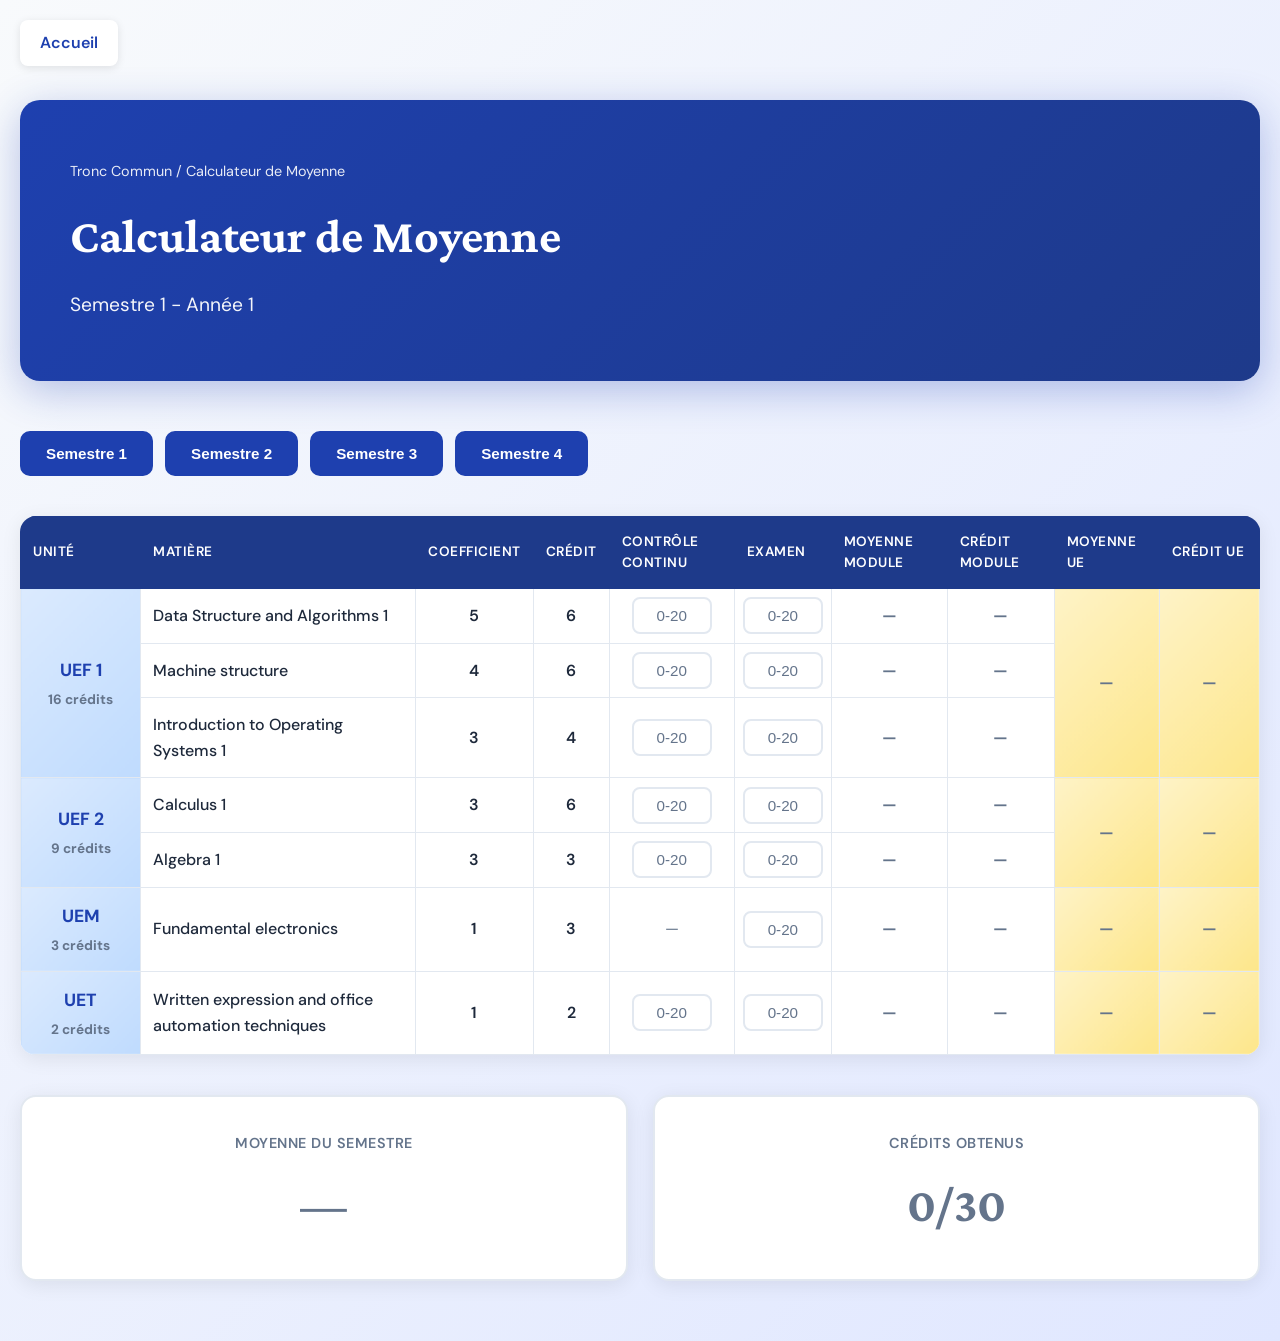
<file: index.html>
<!DOCTYPE html>
<html lang="fr">
<head>
    <meta charset="UTF-8">
    <meta name="viewport" content="width=device-width, initial-scale=1.0">
    <title>Calculateur de Moyenne - Tronc Commun Informatique</title>
    <link rel="stylesheet" href="/src/styles.css">
</head>
<body>
    <!-- Back Button -->
    <a href="#" onclick="location.reload()" class="back-button">
        Accueil
    </a>

    <!-- Main Container -->
    <div class="container">
        <!-- Hero Section -->
        <div class="hero">
            <div class="hero-content">
                <div class="breadcrumb">
                    <a href="#">Tronc Commun</a> / Calculateur de Moyenne
                </div>
                <h1 class="hero-title">Calculateur de Moyenne</h1>
                <p class="hero-subtitle">Tronc Commun Ingénieur - Informatique</p>
            </div>
        </div>

        <!-- Semester Selector -->
        <div class="semester-selector">
            <button class="semester-btn active" data-semester="semester1">
                Semestre 1
            </button>
            <button class="semester-btn active" data-semester="semester2">
                Semestre 2
            </button>
            <button class="semester-btn active" data-semester="semester3">
                Semestre 3
            </button>
            <button class="semester-btn active" data-semester="semester4">
                Semestre 4
            </button>
        </div>

        <!-- Message Area -->
        <div id="message"></div>

        <!-- Calculator Table -->
        <div class="table-card">
            <table id="calculator-table" class="calculator-table">
            </table>
        </div>

        <!-- Results Summary -->
        <div class="results-summary">
            <div class="result-box">
                <span class="result-label">Moyenne du Semestre</span>
                <span id="semester-avg-value" class="result-value na">—</span>
            </div>
            <div class="result-box">
                <span class="result-label">Crédits Obtenus</span>
                <span id="semester-credit-value" class="result-value na">—</span>
            </div>
        </div>
    </div>

    <script src="/src/calculator.js"></script>
</body>
</html>
</file>
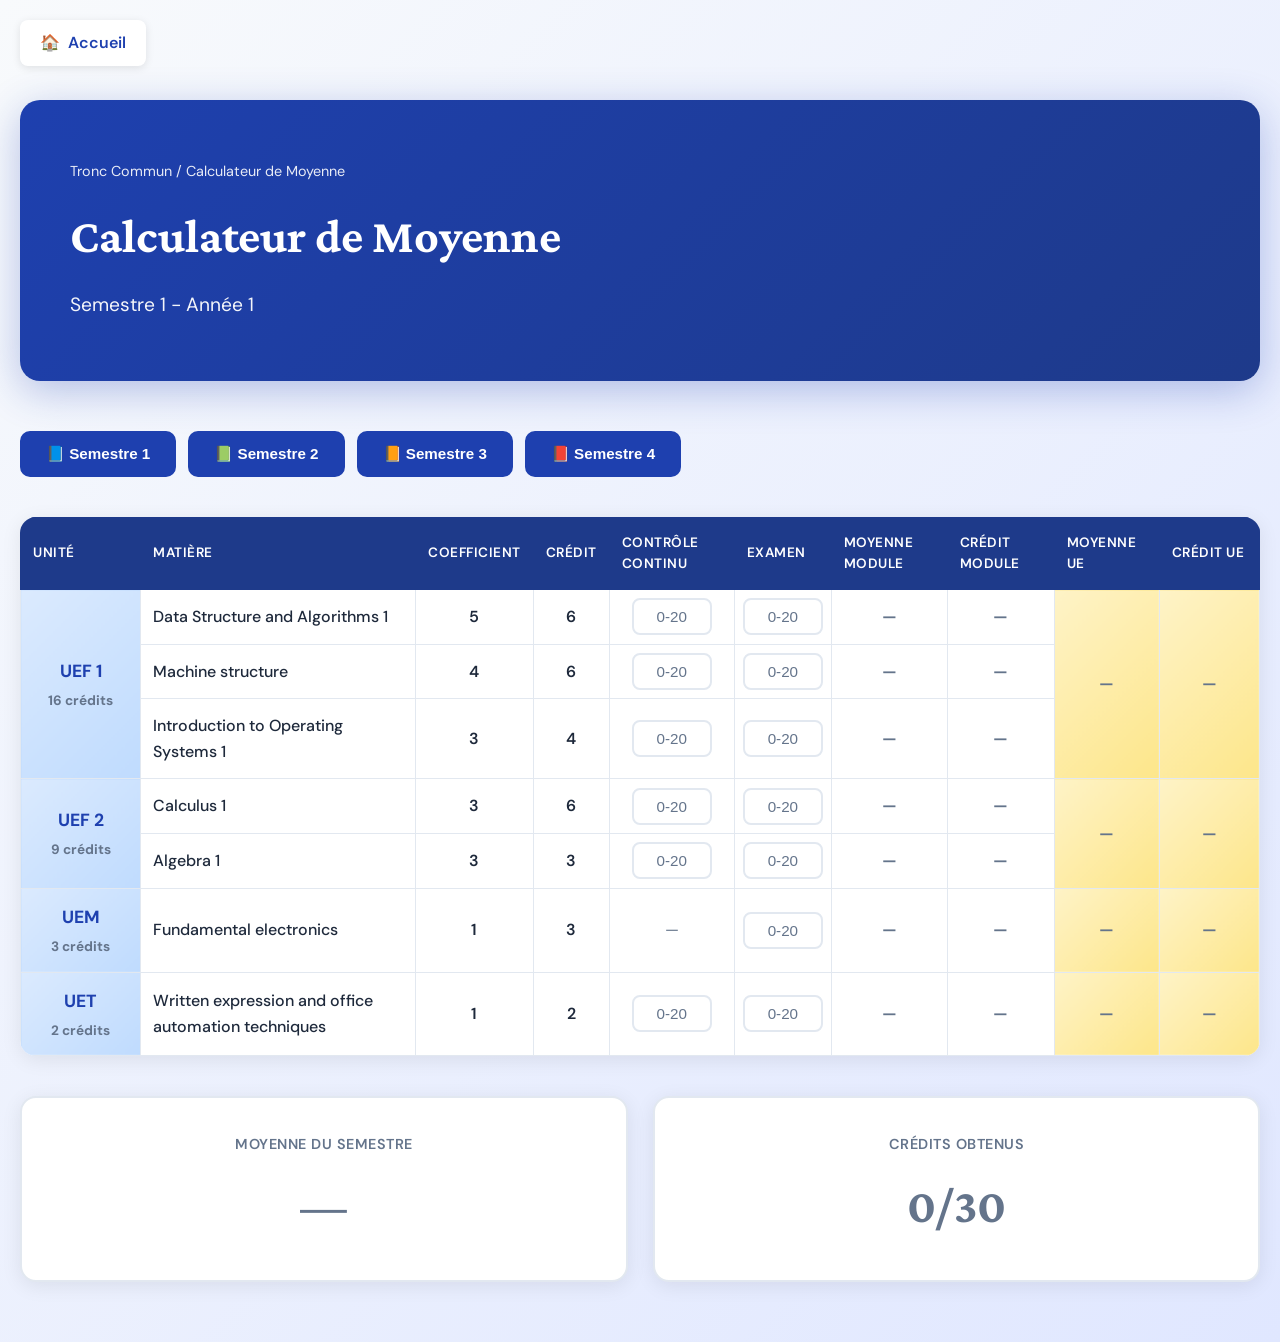
<file: templates/index.html>
<!DOCTYPE html>
<html lang="fr">
<head>
    <meta charset="UTF-8">
    <meta name="viewport" content="width=device-width, initial-scale=1.0">
    <title>Calculateur de Moyenne - Tronc Commun Informatique</title>
    <link rel="stylesheet" href="/src/styles.css">
</head>
<body>
    <!-- Back Button -->
    <a href="#" onclick="location.reload()" class="back-button">
        <span>🏠</span> Accueil
    </a>

    <!-- Main Container -->
    <div class="container">
        <!-- Hero Section -->
        <div class="hero">
            <div class="hero-content">
                <div class="breadcrumb">
                    <a href="#">Tronc Commun</a> / Calculateur de Moyenne
                </div>
                <h1 class="hero-title">Calculateur de Moyenne</h1>
                <p class="hero-subtitle">Tronc Commun Ingénieur - Informatique</p>
            </div>
        </div>

        <!-- Semester Selector -->
        <div class="semester-selector">
            <button class="semester-btn active" data-semester="semester1">
                📘 Semestre 1
            </button>
            <button class="semester-btn active" data-semester="semester2">
                📗 Semestre 2
            </button>
            <button class="semester-btn active" data-semester="semester3">
                📙 Semestre 3
            </button>
            <button class="semester-btn active" data-semester="semester4">
                📕 Semestre 4
            </button>
        </div>

        <!-- Message Area -->
        <div id="message"></div>

        <!-- Calculator Table -->
        <div class="table-card">
            <table id="calculator-table" class="calculator-table">
            </table>
        </div>

        <!-- Results Summary -->
        <div class="results-summary">
            <div class="result-box">
                <span class="result-label">Moyenne du Semestre</span>
                <span id="semester-avg-value" class="result-value na">—</span>
            </div>
            <div class="result-box">
                <span class="result-label">Crédits Obtenus</span>
                <span id="semester-credit-value" class="result-value na">—</span>
            </div>
        </div>
    </div>

    <script src="/src/calculator.js"></script>
</body>
</html>
</file>
<file: src/styles.css>
/* GPA Calculator - University Design */

@import url('https://fonts.googleapis.com/css2?family=Crimson+Pro:wght@400;600;700&family=DM+Sans:wght@400;500;700&display=swap');

:root {
    --primary: #1e40af;
    --secondary: #1e3a8a;
    --accent: #f59e0b;
    --accent-light: #fbbf24;
    --text: #1e293b;
    --text-light: #64748b;
    --border: #e2e8f0;
    --card-bg: #ffffff;
    --bg: #f8fafc;
}

* {
    margin: 0;
    padding: 0;
    box-sizing: border-box;
}

body {
    font-family: 'DM Sans', sans-serif;
    background: linear-gradient(135deg, #f8fafc 0%, #e0e7ff 100%);
    color: var(--text);
    min-height: 100vh;
    line-height: 1.6;
}

/* Back Button */
.back-button {
    position: fixed;
    top: 20px;
    left: 20px;
    background: white;
    color: var(--primary);
    padding: 10px 20px;
    border-radius: 8px;
    text-decoration: none;
    font-weight: 600;
    box-shadow: 0 2px 8px rgba(0, 0, 0, 0.1);
    transition: all 0.3s ease;
    z-index: 1000;
    display: flex;
    align-items: center;
    gap: 8px;
}

.back-button:hover {
    background: var(--primary);
    color: white;
    transform: translateY(-2px);
    box-shadow: 0 4px 12px rgba(30, 64, 175, 0.3);
}

/* Container */
.container {
    max-width: 1400px;
    margin: 0 auto;
    padding: 100px 20px 60px;
}

/* Hero */
.hero {
    background: linear-gradient(135deg, var(--primary) 0%, var(--secondary) 100%);
    color: white;
    padding: 60px 50px;
    border-radius: 20px;
    margin-bottom: 50px;
    box-shadow: 0 10px 40px rgba(30, 64, 175, 0.3);
}

.hero-content {
    max-width: 800px;
}

.breadcrumb {
    font-size: 0.9rem;
    margin-bottom: 15px;
    opacity: 0.9;
}

.breadcrumb a {
    color: white;
    text-decoration: none;
}

.breadcrumb a:hover {
    text-decoration: underline;
}

.hero-title {
    font-family: 'Crimson Pro', serif;
    font-size: 3rem;
    font-weight: 700;
    margin-bottom: 15px;
}

.hero-subtitle {
    font-size: 1.2rem;
    opacity: 0.95;
}

/* Actions Bar */
.actions-bar {
    display: flex;
    gap: 15px;
    margin-bottom: 40px;
    flex-wrap: wrap;
}

.btn {
    padding: 12px 24px;
    border-radius: 10px;
    font-weight: 600;
    font-size: 0.95rem;
    cursor: pointer;
    transition: all 0.3s ease;
    border: none;
    text-decoration: none;
    display: inline-flex;
    align-items: center;
    gap: 8px;
}

.btn-primary {
    background: var(--accent);
    color: white;
}

.btn-primary:hover {
    background: var(--accent-light);
    transform: translateY(-2px);
    box-shadow: 0 4px 12px rgba(245, 158, 11, 0.3);
}

.btn-secondary {
    background: white;
    color: var(--primary);
    border: 2px solid var(--border);
}

.btn-secondary:hover {
    border-color: var(--primary);
    background: #f8fafc;
}

/* Semester Selector */
.semester-selector {
    display: flex;
    gap: 12px;
    margin-bottom: 40px;
    flex-wrap: wrap;
}

.semester-btn {
    padding: 12px 24px;
    background: white;
    color: var(--text);
    border: 2px solid var(--border);
    border-radius: 10px;
    font-weight: 600;
    font-size: 0.95rem;
    cursor: pointer;
    transition: all 0.3s ease;
}

.semester-btn:hover {
    border-color: var(--primary);
    background: #f8fafc;
}

.semester-btn.active {
    background: var(--primary);
    color: white;
    border-color: var(--primary);
}

/* Table Card */
.table-card {
    background: white;
    border-radius: 16px;
    overflow: hidden;
    box-shadow: 0 4px 20px rgba(0, 0, 0, 0.08);
    margin-bottom: 40px;
}

/* Calculator Table */
.calculator-table {
    width: 100%;
    border-collapse: collapse;
}

.calculator-table thead th {
    background: var(--secondary);
    color: white;
    padding: 14px 12px;
    text-align: left;
    font-weight: 600;
    font-size: 0.85rem;
    text-transform: uppercase;
    letter-spacing: 0.5px;
    border: 1px solid #1e3a8a;
}

.calculator-table tbody td {
    padding: 14px 12px;
    border: 1px solid var(--border);
    vertical-align: middle;
}

.calculator-table tbody tr:hover {
    background: #f8fafc;
}

/* Unit Cell */
.unit-cell {
    background: linear-gradient(135deg, #dbeafe 0%, #bfdbfe 100%);
    font-weight: 700;
    text-align: center;
    min-width: 120px;
}

.unit-code {
    font-size: 1.1rem;
    color: var(--primary);
    margin-bottom: 5px;
}

.unit-credit {
    font-size: 0.85rem;
    color: var(--text-light);
}

/* Subject Cell */
.subject-cell {
    font-weight: 500;
    color: var(--text);
    min-width: 200px;
}

/* Number Cells */
.number-cell {
    text-align: center;
    font-weight: 600;
    min-width: 70px;
}

/* Input Cell */
.input-cell {
    text-align: center;
    padding: 8px !important;
}

.grade-input {
    width: 80px;
    padding: 8px 12px;
    border: 2px solid var(--border);
    border-radius: 8px;
    text-align: center;
    font-weight: 600;
    font-size: 0.95rem;
    transition: all 0.2s ease;
}

.grade-input:focus {
    outline: none;
    border-color: var(--accent);
    background: #fffbeb;
}

.grade-input::placeholder {
    color: var(--text-light);
    font-weight: 400;
}

/* Remove spinner */
.grade-input::-webkit-outer-spin-button,
.grade-input::-webkit-inner-spin-button {
    -webkit-appearance: none;
    margin: 0;
}

.grade-input {
    -moz-appearance: textfield;
}

/* Result Cells */
.result-cell {
    text-align: center;
    font-weight: 700;
    min-width: 90px;
}

.ue-result-cell {
    text-align: center;
    font-weight: 700;
    background: linear-gradient(135deg, #fef3c7 0%, #fde68a 100%);
    min-width: 100px;
}

/* Status Colors */
.pass {
    color: #059669;
}

.fail {
    color: #dc2626;
}

.na {
    color: var(--text-light);
}

/* Results Summary */
.results-summary {
    display: grid;
    grid-template-columns: repeat(auto-fit, minmax(300px, 1fr));
    gap: 25px;
    margin-top: 40px;
}

.result-box {
    background: white;
    padding: 35px 30px;
    border-radius: 16px;
    box-shadow: 0 4px 20px rgba(0, 0, 0, 0.08);
    text-align: center;
    border: 2px solid var(--border);
    transition: all 0.3s ease;
}

.result-box:hover {
    transform: translateY(-5px);
    box-shadow: 0 8px 30px rgba(0, 0, 0, 0.12);
}

.result-label {
    font-size: 0.9rem;
    color: var(--text-light);
    text-transform: uppercase;
    letter-spacing: 0.5px;
    font-weight: 600;
    margin-bottom: 12px;
    display: block;
}

.result-value {
    font-family: 'Crimson Pro', serif;
    font-size: 3rem;
    font-weight: 700;
    display: block;
}

.result-value.pass {
    color: #059669;
}

.result-value.fail {
    color: #dc2626;
}

/* Loading/Error Messages */
.message {
    padding: 20px;
    border-radius: 12px;
    margin-bottom: 30px;
    font-weight: 500;
}

.message.loading {
    background: #fffbeb;
    color: #92400e;
    border-left: 4px solid var(--accent);
}

.message.error {
    background: #fef2f2;
    color: #991b1b;
    border-left: 4px solid #dc2626;
}

/* Responsive */
@media (max-width: 1200px) {
    .table-card {
        overflow-x: auto;
    }
    
    .calculator-table {
        min-width: 1000px;
    }
}

@media (max-width: 768px) {
    .container {
        padding: 80px 15px 40px;
    }
    
    .hero {
        padding: 40px 30px;
    }
    
    .hero-title {
        font-size: 2rem;
    }
    
    .hero-subtitle {
        font-size: 1rem;
    }
    
    .actions-bar {
        flex-direction: column;
    }
    
    .btn {
        width: 100%;
        justify-content: center;
    }
    
    .semester-selector {
        flex-direction: column;
    }
    
    .semester-btn {
        width: 100%;
    }
    
    .calculator-table {
        font-size: 0.85rem;
    }
    
    .calculator-table thead th {
        padding: 10px 8px;
        font-size: 0.75rem;
    }
    
    .calculator-table tbody td {
        padding: 10px 8px;
    }
    
    .grade-input {
        width: 60px;
        padding: 6px 8px;
        font-size: 0.85rem;
    }
    
    .result-value {
        font-size: 2.5rem;
    }
}

@media (max-width: 480px) {
    .back-button {
        top: 10px;
        left: 10px;
        padding: 8px 16px;
        font-size: 0.85rem;
    }
    
    .hero-title {
        font-size: 1.5rem;
    }
    
    .result-value {
        font-size: 2rem;
    }
}
</file>
